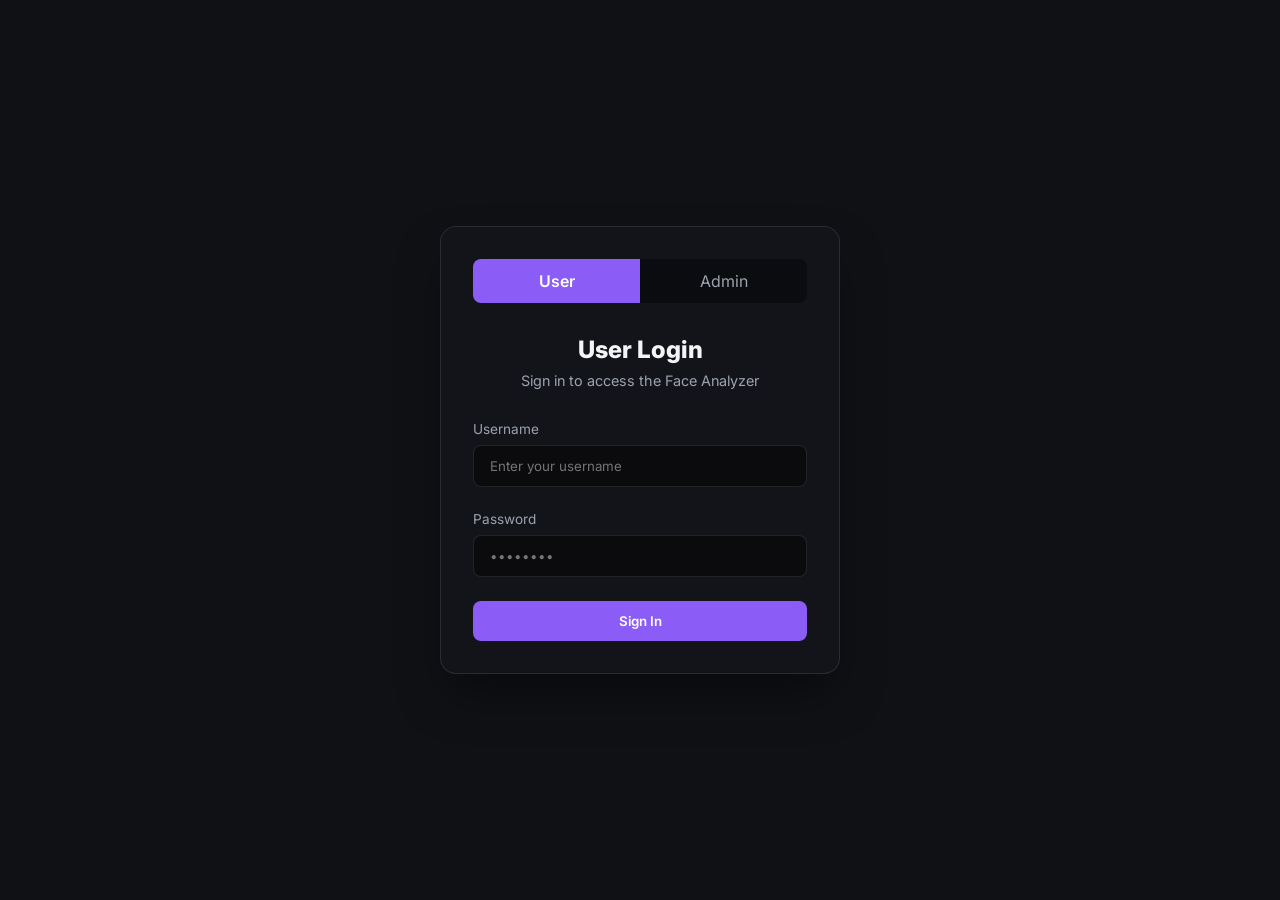
<file: public/login.html>
<!DOCTYPE html>
<html lang="en">
<head>
    <meta charset="UTF-8">
    <title>Face Analyzer - Login</title>
    <link rel="stylesheet" href="style.css">
    <style>
        .login-box { width: 100%; max-width: 400px; }
        .role-toggle { display: flex; background: rgba(0,0,0,0.4); border-radius: 8px; margin-bottom: 2rem; overflow: hidden;}
        .role-btn { flex: 1; padding: 0.75rem; text-align: center; cursor: pointer; color: var(--text-muted); transition: 0.3s;}
        .role-btn.active { background: var(--primary); color: white; font-weight: 600; }
    </style>
</head>
<body>
    <div class="glass-card login-box">
        <div class="role-toggle">
            <div class="role-btn active" onclick="setRole('user')">User</div>
            <div class="role-btn" onclick="setRole('admin')">Admin</div>
        </div>
        
        <h2>User Login</h2>
        <p class="subtitle" id="loginSubtitle">Sign in to access the Face Analyzer</p>
        
        <form id="loginForm">
            <label>Username</label>
            <input type="text" id="username" placeholder="Enter your username" required>
            
            <label>Password</label>
            <input type="password" id="password" placeholder="••••••••" required>
            
            <button type="submit" class="btn-primary">Sign In</button>
        </form>
    </div>

    <script>
        let currentRole = 'user';

        function setRole(role) {
            currentRole = role;
            document.querySelectorAll('.role-btn').forEach(btn => btn.classList.remove('active'));
            event.target.classList.add('active');
            
            document.querySelector('h2').innerText = role === 'admin' ? 'Admin Login' : 'User Login';
            document.getElementById('loginSubtitle').innerText = role === 'admin' ? 'Sign in to access system settings' : 'Sign in to access the Face Analyzer';
        }

        document.getElementById('loginForm').addEventListener('submit', async (e) => {
            e.preventDefault();
            const btn = e.target.querySelector('button');
            btn.innerText = "Signing in...";
            
            const res = await fetch('/api/login', {
                method: 'POST',
                headers: {'Content-Type': 'application/json'},
                body: JSON.stringify({
                    username: document.getElementById('username').value,
                    password: document.getElementById('password').value,
                    role_type: currentRole
                })
            });
            
            const data = await res.json();
            if(data.success) {
                window.location.href = data.redirect;
            } else {
                alert(data.message);
                btn.innerText = "Sign In";
            }
        });
    </script>
</body>
</html>
</file>
<file: public/style.css>
@import url('https://fonts.googleapis.com/css2?family=Inter:wght@400;600;800&display=swap');

:root {
    --bg-dark: #0f1115;
    --card-bg: rgba(20, 22, 28, 0.85);
    --primary: #8b5cf6;
    --primary-hover: #7c3aed;
    --text-main: #f3f4f6;
    --text-muted: #9ca3af;
    --border: rgba(255, 255, 255, 0.1);
}

* { margin: 0; padding: 0; box-sizing: border-box; font-family: 'Inter', sans-serif; }

body {
    background: var(--bg-dark) url('https://images.unsplash.com/photo-1555255707-c07966088b7b?q=80&w=2070&auto=format&fit=crop') center/cover fixed;
    color: var(--text-main);
    display: flex;
    justify-content: center;
    align-items: center;
    min-height: 100vh;
}

/* Glassmorphism Cards */
.glass-card {
    background: var(--card-bg);
    backdrop-filter: blur(12px);
    -webkit-backdrop-filter: blur(12px);
    border: 1px solid var(--border);
    border-radius: 16px;
    padding: 2rem;
    box-shadow: 0 25px 50px -12px rgba(0, 0, 0, 0.5);
}

/* Typography & Inputs */
h2 { text-align: center; margin-bottom: 0.5rem; font-weight: 800; }
p.subtitle { text-align: center; color: var(--text-muted); font-size: 0.9rem; margin-bottom: 2rem; }
label { display: block; font-size: 0.85rem; margin-bottom: 0.5rem; color: var(--text-muted); }

input[type="text"], input[type="password"] {
    width: 100%;
    padding: 0.75rem 1rem;
    background: rgba(0, 0, 0, 0.4);
    border: 1px solid var(--border);
    border-radius: 8px;
    color: white;
    margin-bottom: 1.5rem;
    outline: none;
    transition: border 0.3s;
}
input:focus { border-color: var(--primary); }

/* Buttons */
.btn-primary {
    width: 100%;
    padding: 0.75rem;
    background: var(--primary);
    color: white;
    border: none;
    border-radius: 8px;
    font-weight: 600;
    cursor: pointer;
    transition: background 0.3s;
}
.btn-primary:hover { background: var(--primary-hover); }

/* Top Nav Bars */
.top-nav {
    position: absolute;
    top: 0; left: 0; right: 0;
    padding: 1.5rem 2rem;
    display: flex;
    justify-content: space-between;
}
.btn-nav {
    background: var(--card-bg);
    border: 1px solid var(--border);
    color: white;
    padding: 0.5rem 1rem;
    border-radius: 6px;
    cursor: pointer;
    text-decoration: none;
    font-size: 0.9rem;
}
.btn-nav:hover { background: rgba(255,255,255,0.1); }
</file>
